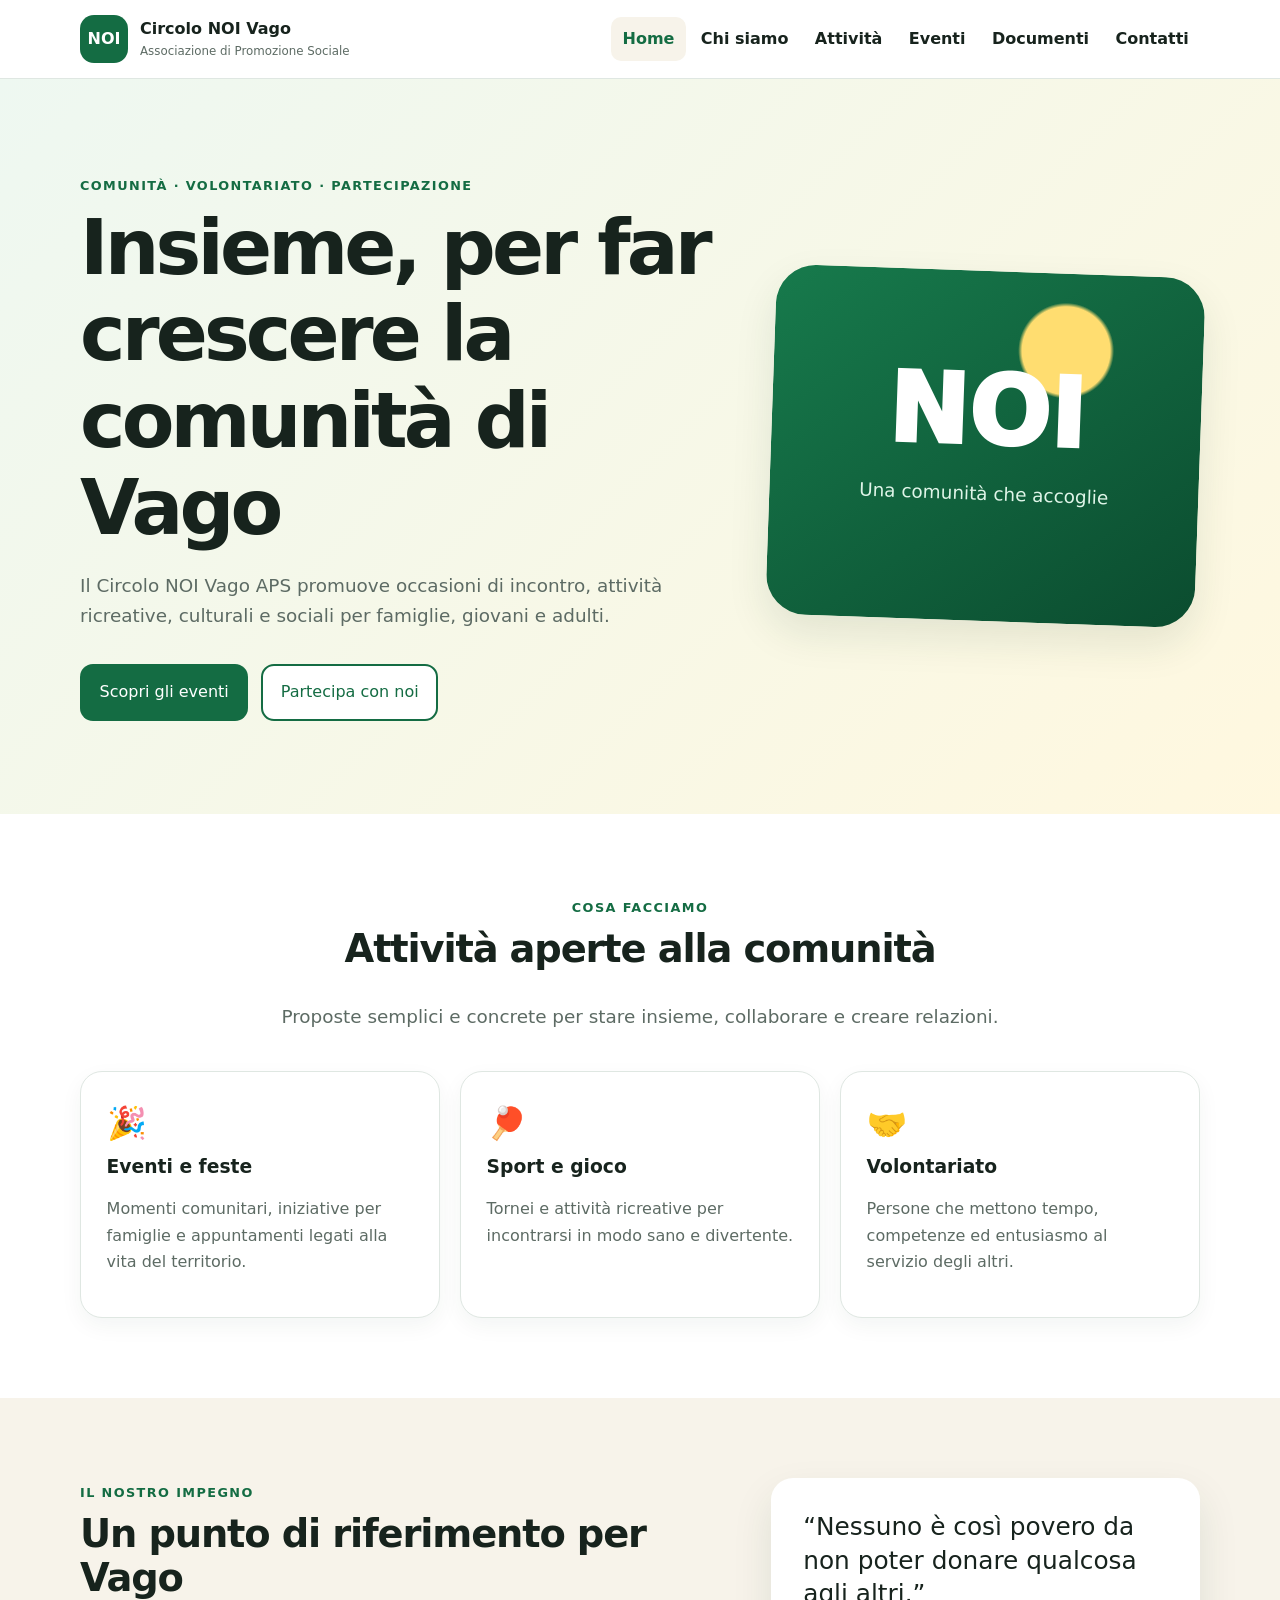
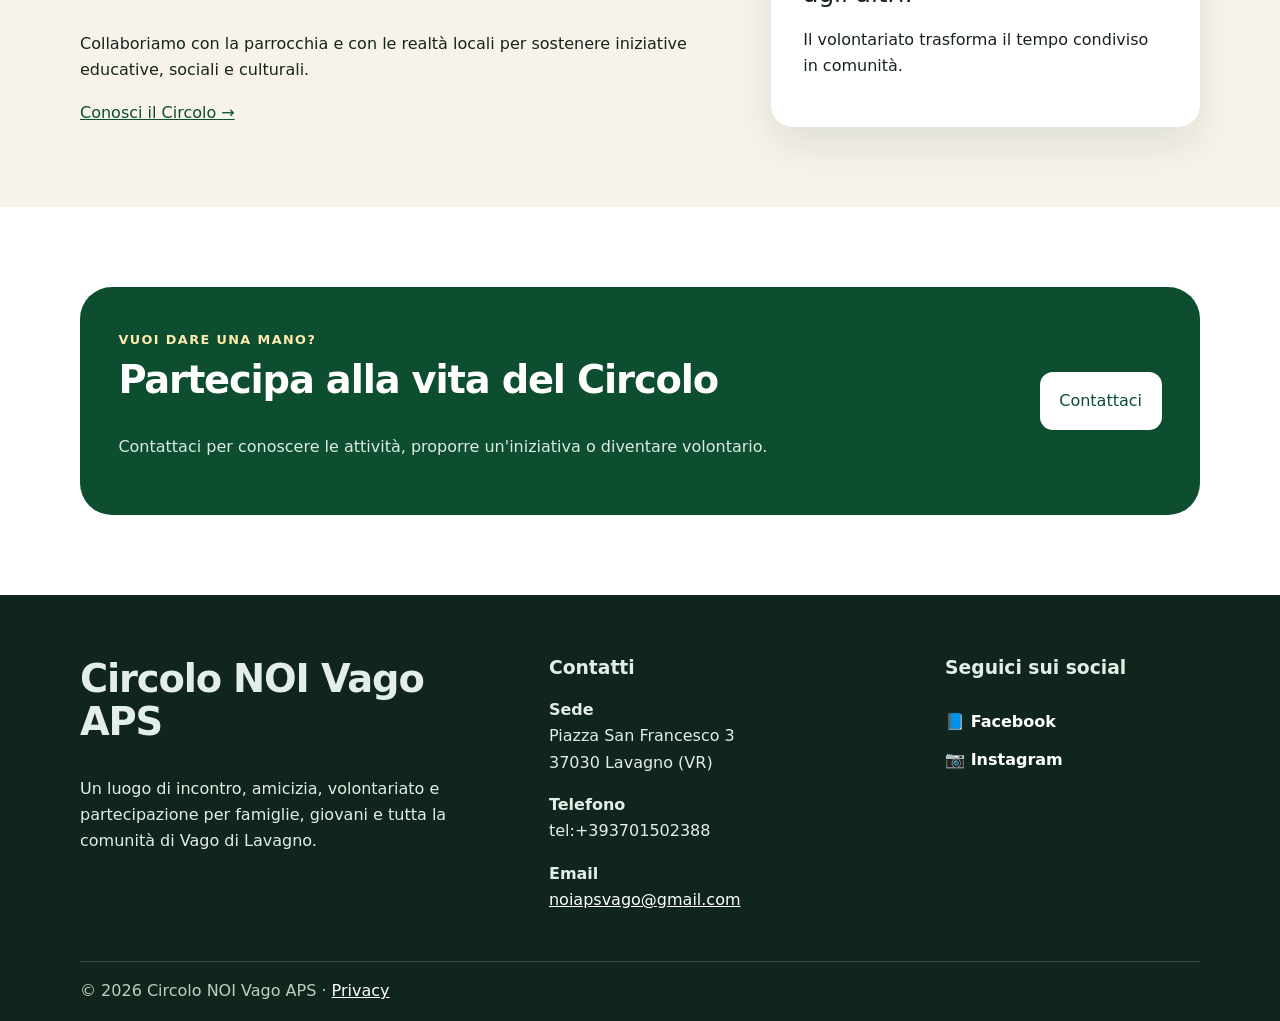
<file: index.html>
<!doctype html>
<html lang="it"><head><meta charset="utf-8"><meta name="viewport" content="width=device-width,initial-scale=1">
<title>Home | Circolo NOI Vago APS</title><meta name="description" content="Sito ufficiale del Circolo NOI Vago APS."><meta name="theme-color" content="#146c43">
<link rel="stylesheet" href="css/style.css"><script defer src="js/script.js"></script></head>
<body class="home"><a class="skip-link" href="#contenuto">Vai al contenuto</a>
<header class="site-header">
  <div class="container nav-wrap">
    <a class="brand" href="index.html" aria-label="Circolo NOI Vago APS - Home">
      <span class="brand-mark" aria-hidden="true">NOI</span>
      <span><strong>Circolo NOI Vago</strong><small>Associazione di Promozione Sociale</small></span>
    </a>
    <button class="nav-toggle" type="button" aria-expanded="false" aria-controls="main-nav" aria-label="Apri menu">☰</button>
    <nav id="main-nav" class="main-nav" aria-label="Navigazione principale">
      <a href="index.html">Home</a><a href="chi-siamo.html">Chi siamo</a><a href="attivita.html">Attività</a><a href="eventi.html">Eventi</a><a href="documenti.html">Documenti</a><a href="contatti.html">Contatti</a>
    </nav>
  </div>
</header>
<main id="contenuto">
<section class="hero"><div class="container hero-grid"><div><span class="eyebrow">Comunità · Volontariato · Partecipazione</span><h1>Insieme, per far crescere la comunità di Vago</h1><p>Il Circolo NOI Vago APS promuove occasioni di incontro, attività ricreative, culturali e sociali per famiglie, giovani e adulti.</p><div class="actions"><a class="btn primary" href="eventi.html">Scopri gli eventi</a><a class="btn secondary" href="contatti.html">Partecipa con noi</a></div></div><div class="hero-card" role="img" aria-label="Illustrazione astratta di una comunità riunita"><span>NOI</span><p>Una comunità che accoglie</p></div></div></section>
<section class="section"><div class="container"><div class="section-head"><span class="eyebrow">Cosa facciamo</span><h2>Attività aperte alla comunità</h2><p>Proposte semplici e concrete per stare insieme, collaborare e creare relazioni.</p></div><div class="cards"><article class="card"><div class="icon">🎉</div><h3>Eventi e feste</h3><p>Momenti comunitari, iniziative per famiglie e appuntamenti legati alla vita del territorio.</p></article><article class="card"><div class="icon">🏓</div><h3>Sport e gioco</h3><p>Tornei e attività ricreative per incontrarsi in modo sano e divertente.</p></article><article class="card"><div class="icon">🤝</div><h3>Volontariato</h3><p>Persone che mettono tempo, competenze ed entusiasmo al servizio degli altri.</p></article></div></div></section>
<section class="section soft"><div class="container split"><div><span class="eyebrow">Il nostro impegno</span><h2>Un punto di riferimento per Vago</h2><p>Collaboriamo con la parrocchia e con le realtà locali per sostenere iniziative educative, sociali e culturali.</p><a class="text-link" href="chi-siamo.html">Conosci il Circolo →</a></div><aside class="quote"><blockquote>“Nessuno è così povero da non poter donare qualcosa agli altri.”</blockquote><p>Il volontariato trasforma il tempo condiviso in comunità.</p></aside></div></section>
<section class="section"><div class="container cta"><div><span class="eyebrow light">Vuoi dare una mano?</span><h2>Partecipa alla vita del Circolo</h2><p>Contattaci per conoscere le attività, proporre un'iniziativa o diventare volontario.</p></div><a class="btn light-btn" href="contatti.html">Contattaci</a></div></section></main>
<footer class="site-footer">
    <div class="container footer-grid">
        <div>
            <h2>Circolo NOI Vago APS</h2>
            <p>
                Un luogo di incontro, amicizia, volontariato e
                partecipazione per famiglie, giovani e tutta la
                comunità di Vago di Lavagno.
            </p>
        </div>
        <div>
            <h3>Contatti</h3>
            <p>
                <strong>Sede</strong><br>
                Piazza San Francesco 3<br>
                37030 Lavagno (VR)
            </p>
            <p>
                <strong>Telefono</strong><br>
                tel:+393701502388
                </a>
            </p>
            <p>
                <strong>Email</strong><br>
                <a href="mailto:noiapsvago@gmail.com">
                    noiapsvago@gmail.com
                </a>
            </p>
        </div>
        <div class="social-footer">
            <h3>Seguici sui social</h3>
            <a href="https://www.facebook.com/CircoloNOIVago/?locale=it_IT"
               target="_blank"
               rel="noopener noreferrer"
               class="social-link">
                📘 Facebook
            </a>
            <a href="https://www.instagram.com/circolonoi_vago/"
               target="_blank"
               rel="noopener noreferrer"
               class="social-link">
                📷 Instagram
            </a>
        </div>
    </div>
   <div class="container footer-bottom">
        © <span id="year"></span> Circolo NOI Vago APS ·
        <a href="privacy.html">Privacy</a>
    </div>
</footer>
</body></html>
</file>
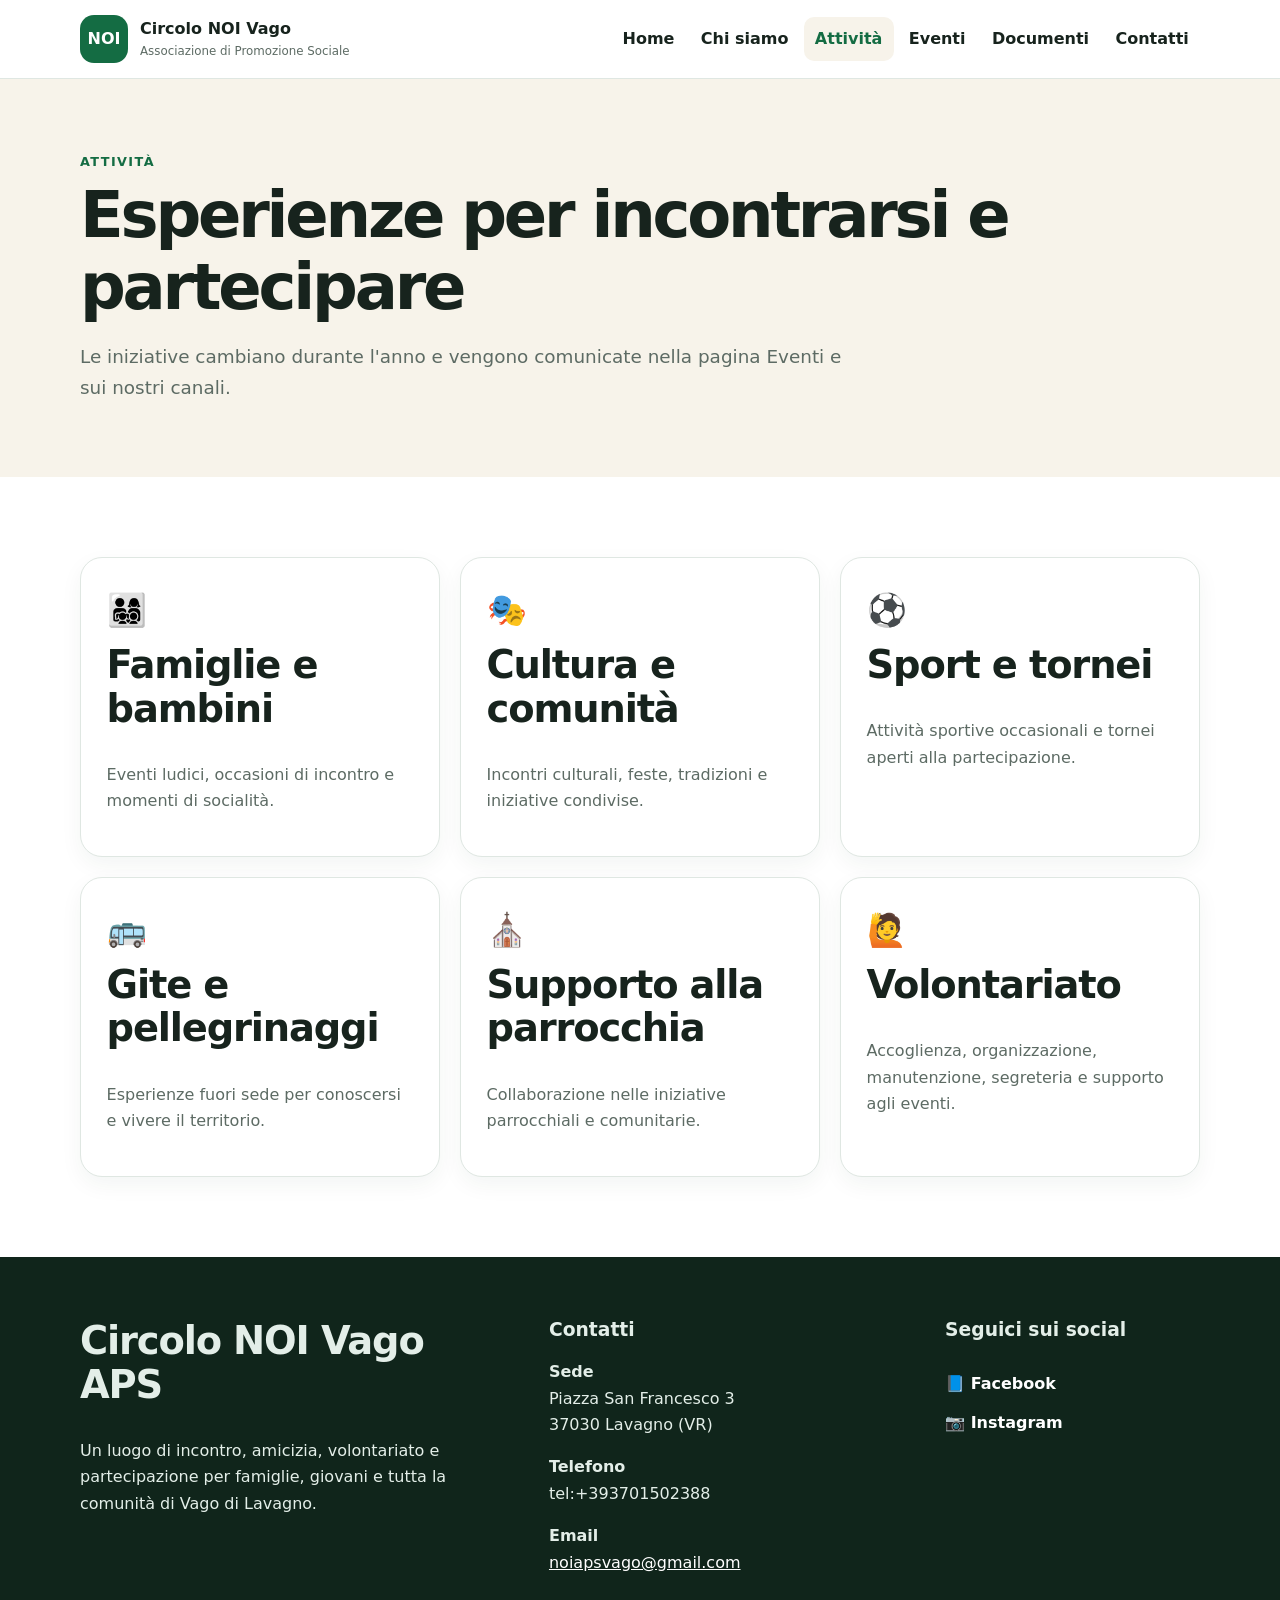
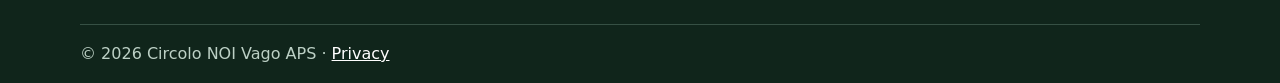
<file: attivita.html>
<title>Attività | Circolo NOI Vago APS</title><meta name="description" content="Attività sociali, culturali e ricreative del Circolo NOI Vago APS."><meta name="theme-color" content="#146c43">
<link rel="stylesheet" href="css/style.css"><script defer src="js/script.js"></script></head>
<body class=""><a class="skip-link" href="#contenuto">Vai al contenuto</a>
<header class="site-header">
  <div class="container nav-wrap">
    <a class="brand" href="index.html" aria-label="Circolo NOI Vago APS - Home">
      <span class="brand-mark" aria-hidden="true">NOI</span>
      <span><strong>Circolo NOI Vago</strong><small>Associazione di Promozione Sociale</small></span>
    </a>
    <button class="nav-toggle" type="button" aria-expanded="false" aria-controls="main-nav" aria-label="Apri menu">☰</button>
    <nav id="main-nav" class="main-nav" aria-label="Navigazione principale">
      <a href="index.html">Home</a><a href="chi-siamo.html">Chi siamo</a><a href="attivita.html">Attività</a><a href="eventi.html">Eventi</a><a href="documenti.html">Documenti</a><a href="contatti.html">Contatti</a>
    </nav>
  </div>
</header>
<main id="contenuto"><section class="page-hero"><div class="container"><span class="eyebrow">Attività</span><h1>Esperienze per incontrarsi e partecipare</h1><p>Le iniziative cambiano durante l'anno e vengono comunicate nella pagina Eventi e sui nostri canali.</p></div></section><section class="section"><div class="container cards activity-grid"><article class="card"><div class="icon">👨‍👩‍👧‍👦</div><h2>Famiglie e bambini</h2><p>Eventi ludici, occasioni di incontro e momenti di socialità.</p></article><article class="card"><div class="icon">🎭</div><h2>Cultura e comunità</h2><p>Incontri culturali, feste, tradizioni e iniziative condivise.</p></article><article class="card"><div class="icon">⚽</div><h2>Sport e tornei</h2><p>Attività sportive occasionali e tornei aperti alla partecipazione.</p></article><article class="card"><div class="icon">🚌</div><h2>Gite e pellegrinaggi</h2><p>Esperienze fuori sede per conoscersi e vivere il territorio.</p></article><article class="card"><div class="icon">⛪</div><h2>Supporto alla parrocchia</h2><p>Collaborazione nelle iniziative parrocchiali e comunitarie.</p></article><article class="card"><div class="icon">🙋</div><h2>Volontariato</h2><p>Accoglienza, organizzazione, manutenzione, segreteria e supporto agli eventi.</p></article></div></section></main>

<footer class="site-footer">
    <div class="container footer-grid">
        <div>
            <h2>Circolo NOI Vago APS</h2>
            <p> Un luogo di incontro, amicizia, volontariato e partecipazione per famiglie, giovani e tutta la comunità di Vago di Lavagno.
            </p>
        </div>
        <div>
            <h3>Contatti</h3>
            <p>
                <strong>Sede</strong><br>
                Piazza San Francesco 3<br>
                37030 Lavagno (VR)
            </p>
            <p>
                <strong>Telefono</strong><br>
                tel:+393701502388
                </a>
            </p>
            <p>
                <strong>Email</strong><br>
                <a href="mailto:noiapsvago@gmail.com">
                    noiapsvago@gmail.com
                </a>
            </p>
        </div>
        <div class="social-footer">
            <h3>Seguici sui social</h3>
            <a href="https://www.facebook.com/CircoloNOIVago/?locale=it_IT"
               target="_blank"
               rel="noopener noreferrer"
               class="social-link">
                📘 Facebook
            </a>
            <a href="https://www.instagram.com/circolonoi_vago/"
               target="_blank"
               rel="noopener noreferrer"
               class="social-link">
                📷 Instagram
            </a>
        </div>
    </div>
   <div class="container footer-bottom">
        © <span id="year"></span> Circolo NOI Vago APS ·
        <a href="privacy.html">Privacy</a>
    </div>
</footer></body></html>
</file>
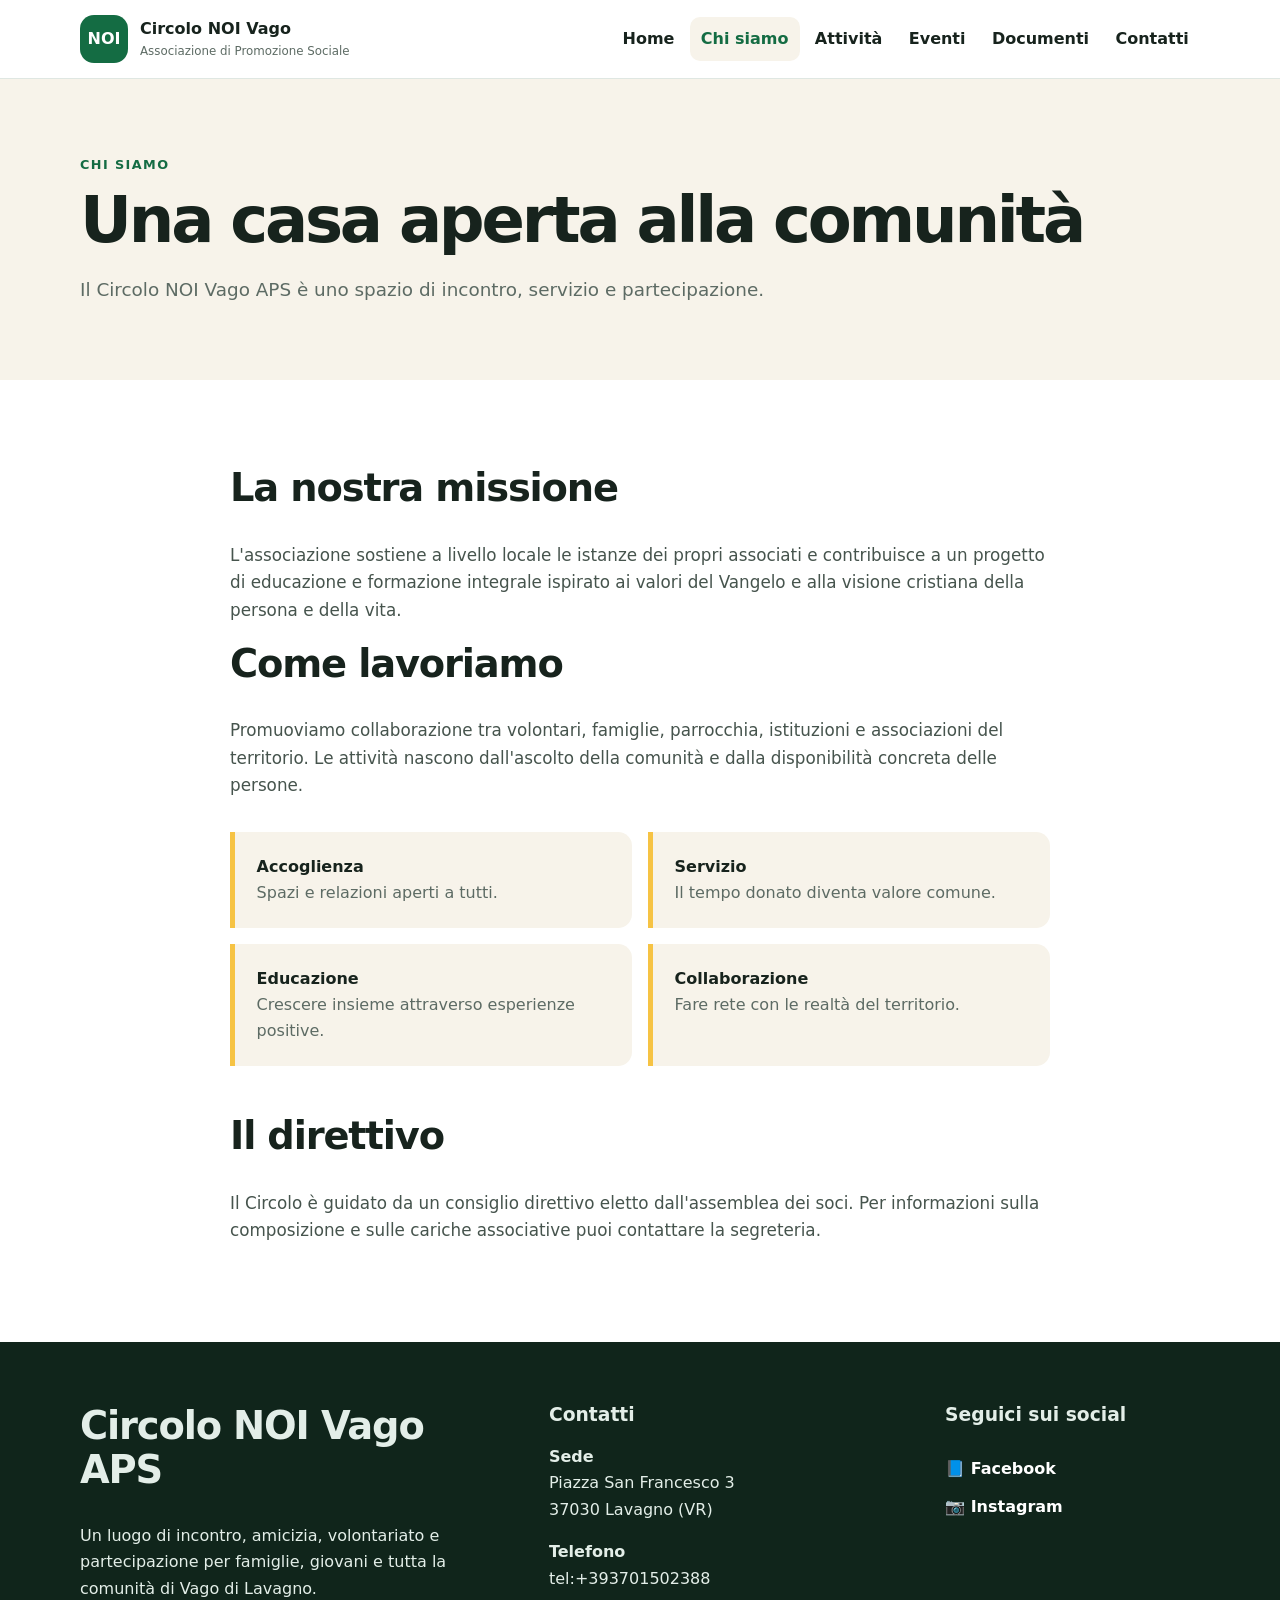
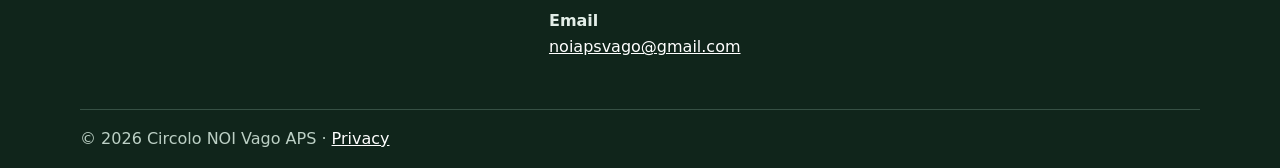
<file: chi-siamo.html>
<!doctype html>
<html lang="it"><head><meta charset="utf-8"><meta name="viewport" content="width=device-width,initial-scale=1">
<title>Chi siamo | Circolo NOI Vago APS</title><meta name="description" content="Missione e valori del Circolo NOI Vago APS."><meta name="theme-color" content="#146c43">
<link rel="stylesheet" href="css/style.css"><script defer src="js/script.js"></script></head>
<body class=""><a class="skip-link" href="#contenuto">Vai al contenuto</a>
<header class="site-header">
  <div class="container nav-wrap">
    <a class="brand" href="index.html" aria-label="Circolo NOI Vago APS - Home">
      <span class="brand-mark" aria-hidden="true">NOI</span>
      <span><strong>Circolo NOI Vago</strong><small>Associazione di Promozione Sociale</small></span>
    </a>
    <button class="nav-toggle" type="button" aria-expanded="false" aria-controls="main-nav" aria-label="Apri menu">☰</button>
    <nav id="main-nav" class="main-nav" aria-label="Navigazione principale">
      <a href="index.html">Home</a><a href="chi-siamo.html">Chi siamo</a><a href="attivita.html">Attività</a><a href="eventi.html">Eventi</a><a href="documenti.html">Documenti</a><a href="contatti.html">Contatti</a>
    </nav>
  </div>
</header>
<main id="contenuto"><section class="page-hero"><div class="container"><span class="eyebrow">Chi siamo</span><h1>Una casa aperta alla comunità</h1><p>Il Circolo NOI Vago APS è uno spazio di incontro, servizio e partecipazione.</p></div></section><section class="section"><div class="container prose"><h2>La nostra missione</h2><p>L'associazione sostiene a livello locale le istanze dei propri associati e contribuisce a un progetto di educazione e formazione integrale ispirato ai valori del Vangelo e alla visione cristiana della persona e della vita.</p><h2>Come lavoriamo</h2><p>Promuoviamo collaborazione tra volontari, famiglie, parrocchia, istituzioni e associazioni del territorio. Le attività nascono dall'ascolto della comunità e dalla disponibilità concreta delle persone.</p><div class="values"><div><strong>Accoglienza</strong><span>Spazi e relazioni aperti a tutti.</span></div><div><strong>Servizio</strong><span>Il tempo donato diventa valore comune.</span></div><div><strong>Educazione</strong><span>Crescere insieme attraverso esperienze positive.</span></div><div><strong>Collaborazione</strong><span>Fare rete con le realtà del territorio.</span></div></div><h2>Il direttivo</h2><p>Il Circolo è guidato da un consiglio direttivo eletto dall'assemblea dei soci. Per informazioni sulla composizione e sulle cariche associative puoi contattare la segreteria.</p></div></section></main>

  <footer class="site-footer">
    <div class="container footer-grid">
        <div>
            <h2>Circolo NOI Vago APS</h2>
            <p> Un luogo di incontro, amicizia, volontariato e partecipazione per famiglie, giovani e tutta la comunità di Vago di Lavagno.
            </p>
        </div>
        <div>
            <h3>Contatti</h3>
            <p>
                <strong>Sede</strong><br>
                Piazza San Francesco 3<br>
                37030 Lavagno (VR)
            </p>
            <p>
                <strong>Telefono</strong><br>
                tel:+393701502388
                </a>
            </p>
            <p>
                <strong>Email</strong><br>
                <a href="mailto:noiapsvago@gmail.com">
                    noiapsvago@gmail.com
                </a>
            </p>
        </div>
        <div class="social-footer">
            <h3>Seguici sui social</h3>
            <a href="https://www.facebook.com/CircoloNOIVago/?locale=it_IT"
               target="_blank"
               rel="noopener noreferrer"
               class="social-link">
                📘 Facebook
            </a>
            <a href="https://www.instagram.com/circolonoi_vago/"
               target="_blank"
               rel="noopener noreferrer"
               class="social-link">
                📷 Instagram
            </a>
        </div>
    </div>
   <div class="container footer-bottom">
        © <span id="year"></span> Circolo NOI Vago APS ·
        <a href="privacy.html">Privacy</a>
    </div>
</footer>
</body></html>
</file>
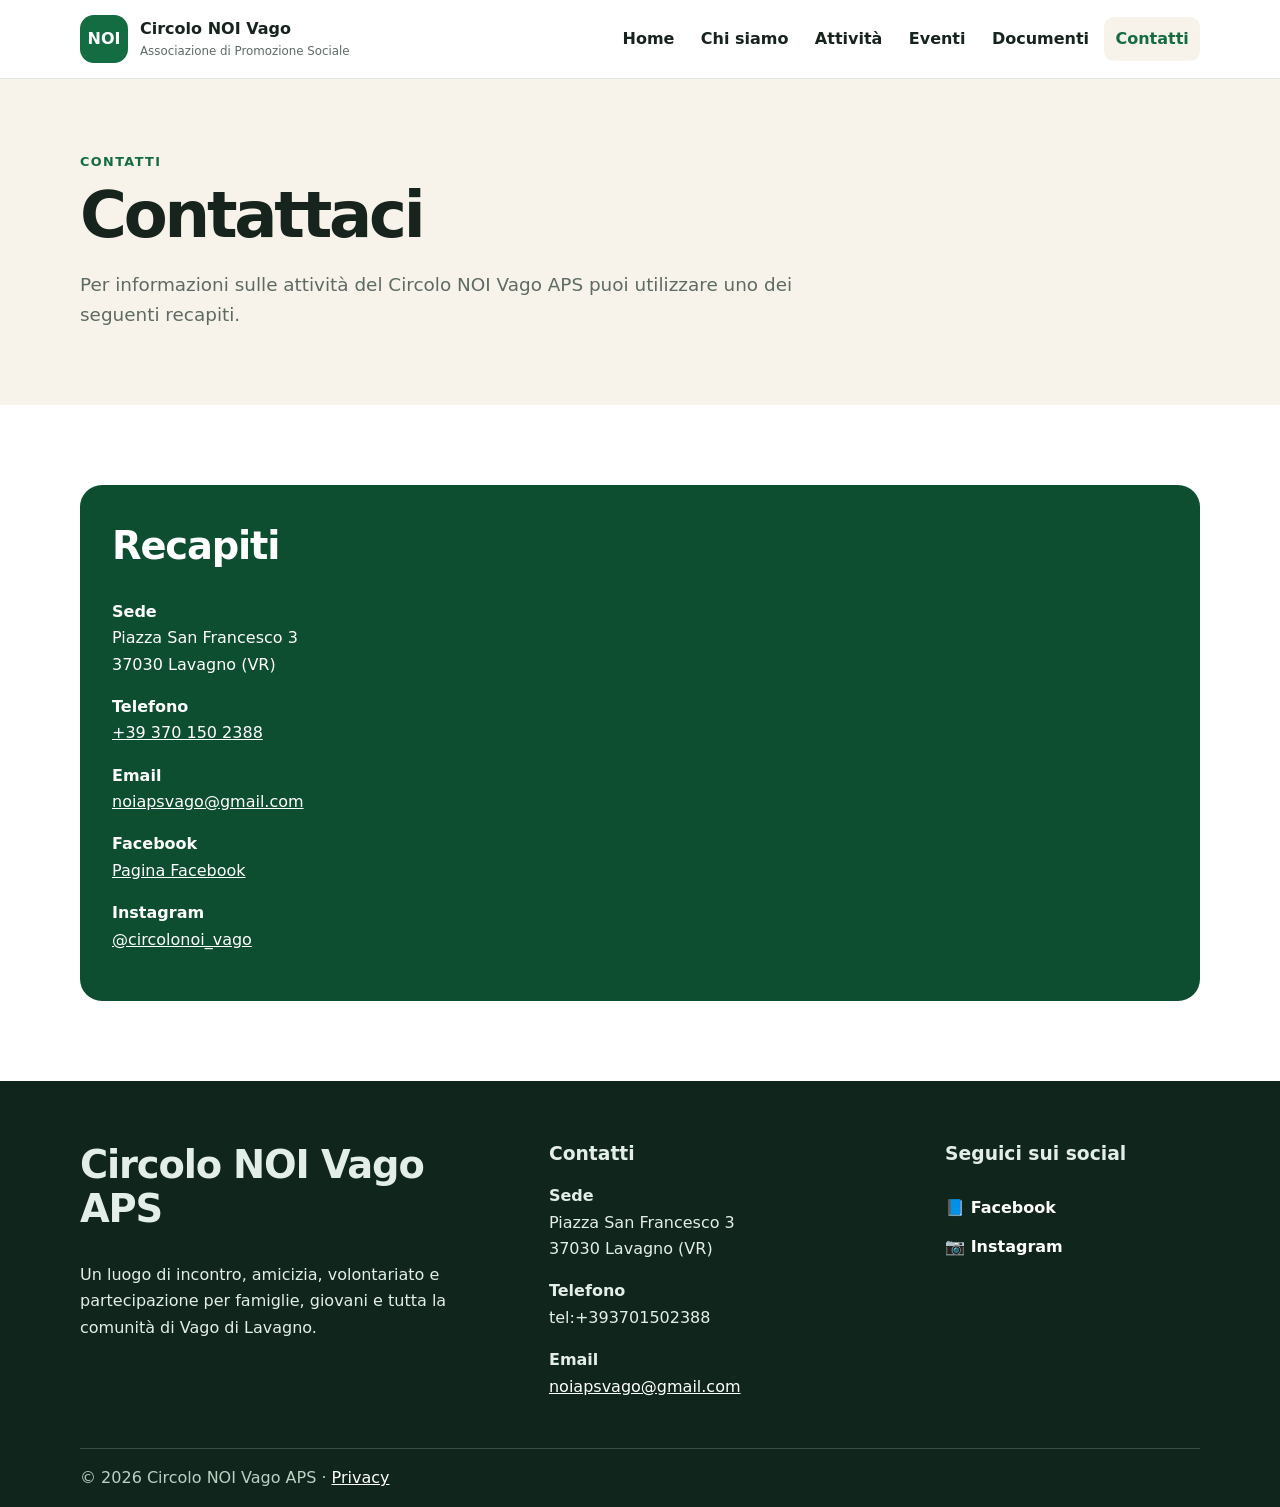
<file: contatti.html>
<title>Contatti | Circolo NOI Vago APS</title><meta name="description" content="Contatti del Circolo NOI Vago APS."><meta name="theme-color" content="#146c43">
<link rel="stylesheet" href="css/style.css"><script defer src="js/script.js"></script></head>
<body class=""><a class="skip-link" href="#contenuto">Vai al contenuto</a>
<header class="site-header">
  <div class="container nav-wrap">
    <a class="brand" href="index.html" aria-label="Circolo NOI Vago APS - Home">
      <span class="brand-mark" aria-hidden="true">NOI</span>
      <span><strong>Circolo NOI Vago</strong><small>Associazione di Promozione Sociale</small></span>
    </a>
    <button class="nav-toggle" type="button" aria-expanded="false" aria-controls="main-nav" aria-label="Apri menu">☰</button>
    <nav id="main-nav" class="main-nav" aria-label="Navigazione principale">
      <a href="index.html">Home</a><a href="chi-siamo.html">Chi siamo</a><a href="attivita.html">Attività</a><a href="eventi.html">Eventi</a><a href="documenti.html">Documenti</a><a href="contatti.html">Contatti</a>
    </nav>
  </div>
</header>
<main id="contenuto">
    <section class="page-hero">
        <div class="container">
            <span class="eyebrow">Contatti</span>
            <h1>Contattaci</h1>
            <p>Per informazioni sulle attività del Circolo NOI Vago APS puoi utilizzare uno dei seguenti recapiti.</p>
        </div>
    </section>
    <section class="section">
        <div class="container">
            <div class="contact-panel">
                <h2>Recapiti</h2>
                <p>
                    <strong>Sede</strong><br>
                    Piazza San Francesco 3<br>
                    37030 Lavagno (VR)
                </p>
                <p>
                    <strong>Telefono</strong><br>
                    <a href="tel:+393701502388">
                        +39 370 150 2388
                    </a>
                </p>
               <p>
                    <strong>Email</strong><br>
                    <a href="mailto:noiapsvago@gmail.com">
                        noiapsvago@gmail.com
                    </a>
                </p>
                <p>
                    <strong>Facebook</strong><br>
                    <a href="https://www.facebook.com/CircoloNOIVago/?locale=it_IT"
                       target="_blank"
                       rel="noopener noreferrer">
                        Pagina Facebook
                    </a>
                </p>

                <p>
                    <strong>Instagram</strong><br>
                    <a href="https://www.instagram.com/circolonoi_vago/"
                       target="_blank"
                       rel="noopener noreferrer">
                        @circolonoi_vago
                    </a>
                </p>

            </div>

        </div>

    </section>
</main>
 <footer class="site-footer">
    <div class="container footer-grid">
        <div>
            <h2>Circolo NOI Vago APS</h2>
            <p> Un luogo di incontro, amicizia, volontariato e partecipazione per famiglie, giovani e tutta la comunità di Vago di Lavagno.</p>
        </div>
        <div>
            <h3>Contatti</h3>
            <p>
                <strong>Sede</strong><br>
                Piazza San Francesco 3<br>
                37030 Lavagno (VR)
            </p>
            <p>
                <strong>Telefono</strong><br>
                tel:+393701502388
                </a>
            </p>
            <p>
                <strong>Email</strong><br>
                <a href="mailto:noiapsvago@gmail.com">
                    noiapsvago@gmail.com
                </a>
            </p>
        </div>
        <div class="social-footer">
            <h3>Seguici sui social</h3>
            <a href="https://www.facebook.com/CircoloNOIVago/?locale=it_IT"
               target="_blank"
               rel="noopener noreferrer"
               class="social-link">
                📘 Facebook
            </a>
            <a href="https://www.instagram.com/circolonoi_vago/"
               target="_blank"
               rel="noopener noreferrer"
               class="social-link">
                📷 Instagram
            </a>
        </div>
    </div>
   <div class="container footer-bottom">
        © <span id="year"></span> Circolo NOI Vago APS ·
        <a href="privacy.html">Privacy</a>
    </div>
</footer></body></html>
</file>
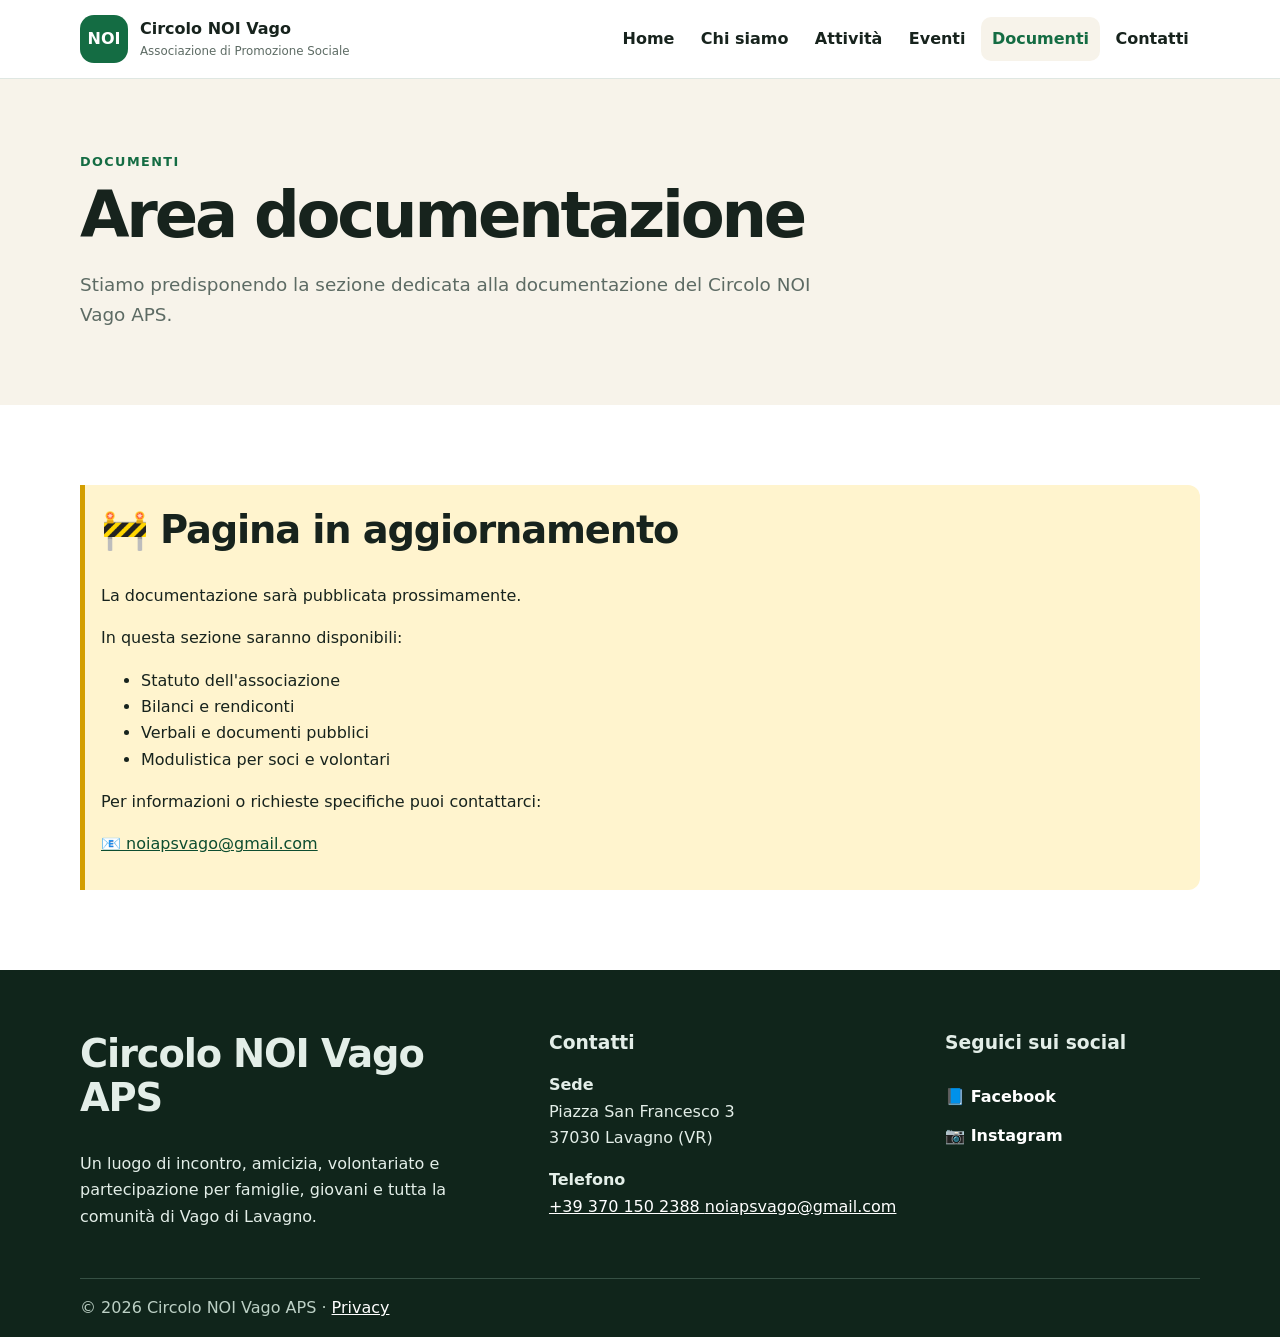
<file: documenti.html>
<head>
    <meta charset="utf-8">
    <meta name="viewport" content="width=device-width,initial-scale=1">

    <title>Documenti | Circolo NOI Vago APS</title>

    <meta name="description" content="Documentazione del Circolo NOI Vago APS.">
    <meta name="theme-color" content="#146c43">

    <link rel="stylesheet" href="css/style.css">
    <script defer src="js/script.js"></script>
</head>

<body>

    <a class="skip-link" href="#contenuto">
        Vai al contenuto
    </a>

    <header class="site-header">

        <div class="container nav-wrap">

            <a class="brand" href="index.html" aria-label="Circolo NOI Vago APS - Home">

                <span class="brand-mark" aria-hidden="true">
                    NOI
                </span>

                <span>
                    <strong>Circolo NOI Vago</strong>
                    <small>Associazione di Promozione Sociale</small>
                </span>

            </a>

            <button class="nav-toggle"
                    type="button"
                    aria-expanded="false"
                    aria-controls="main-nav"
                    aria-label="Apri menu">
                ☰
            </button>

            <nav id="main-nav"
                 class="main-nav"
                 aria-label="Navigazione principale">

                <a href="index.html">Home</a>
                <a href="chi-siamo.html">Chi siamo</a>
                <a href="attivita.html">Attività</a>
                <a href="eventi.html">Eventi</a>
                <a href="documenti.html" class="active">Documenti</a>
                <a href="contatti.html">Contatti</a>

            </nav>

        </div>

    </header>

    <main id="contenuto">

        <section class="page-hero">

            <div class="container">

                <span class="eyebrow">Documenti</span>

                <h1>Area documentazione</h1>

                <p>
                    Stiamo predisponendo la sezione dedicata alla
                    documentazione del Circolo NOI Vago APS.
                </p>

            </div>

        </section>

        <section class="section">

            <div class="container">

                <div class="notice">

                    <h2>🚧 Pagina in aggiornamento</h2>

                    <p>
                        La documentazione sarà pubblicata prossimamente.
                    </p>

                    <p>
                        In questa sezione saranno disponibili:
                    </p>

                    <ul>
                        <li>Statuto dell'associazione</li>
                        <li>Bilanci e rendiconti</li>
                        <li>Verbali e documenti pubblici</li>
                        <li>Modulistica per soci e volontari</li>
                    </ul>

                    <p>
                        Per informazioni o richieste specifiche puoi contattarci:
                    </p>

                    <p>
                        <a href="mailto:noiapsvago@gmail.com">
                            📧 noiapsvago@gmail.com
                        </a>
                    </p>

                </div>

            </div>

        </section>

    </main>

    <footer class="site-footer">

        <div class="container footer-grid">

            <div>

                <h2>Circolo NOI Vago APS</h2>

                <p>
                    Un luogo di incontro, amicizia, volontariato e
                    partecipazione per famiglie, giovani e tutta la
                    comunità di Vago di Lavagno.
                </p>

            </div>

            <div>

                <h3>Contatti</h3>

                <p>
                    <strong>Sede</strong><br>
                    Piazza San Francesco 3<br>
                    37030 Lavagno (VR)
                </p>

                <p>
                    <strong>Telefono</strong><br>
                    <a href="tel:+393701502388">
                        +39 370 150 2388
                    </a>
               <a href="mailto:noiapsvago@gmail.com">
                        noiapsvago@gmail.com
                    </a>
                </p>

            </div>

            <div class="social-footer">

                <h3>Seguici sui social</h3>

                <a href="https://www.facebook.com/CircoloNOIVago/?locale=it_IT"
                   target="_blank"
                   rel="noopener noreferrer"
                   class="social-link">
                    📘 Facebook
                </a>

                <a href="https://www.instagram.com/circolonoi_vago/"
                   target="_blank"
                   rel="noopener noreferrer"
                   class="social-link">
                    📷 Instagram
                </a>

            </div>

        </div>

        <div class="container footer-bottom">
            © <span id="year"></span> Circolo NOI Vago APS ·
            <a href="privacy.html">Privacy</a>
        </div>

    </footer>

</body>
</html>
</file>
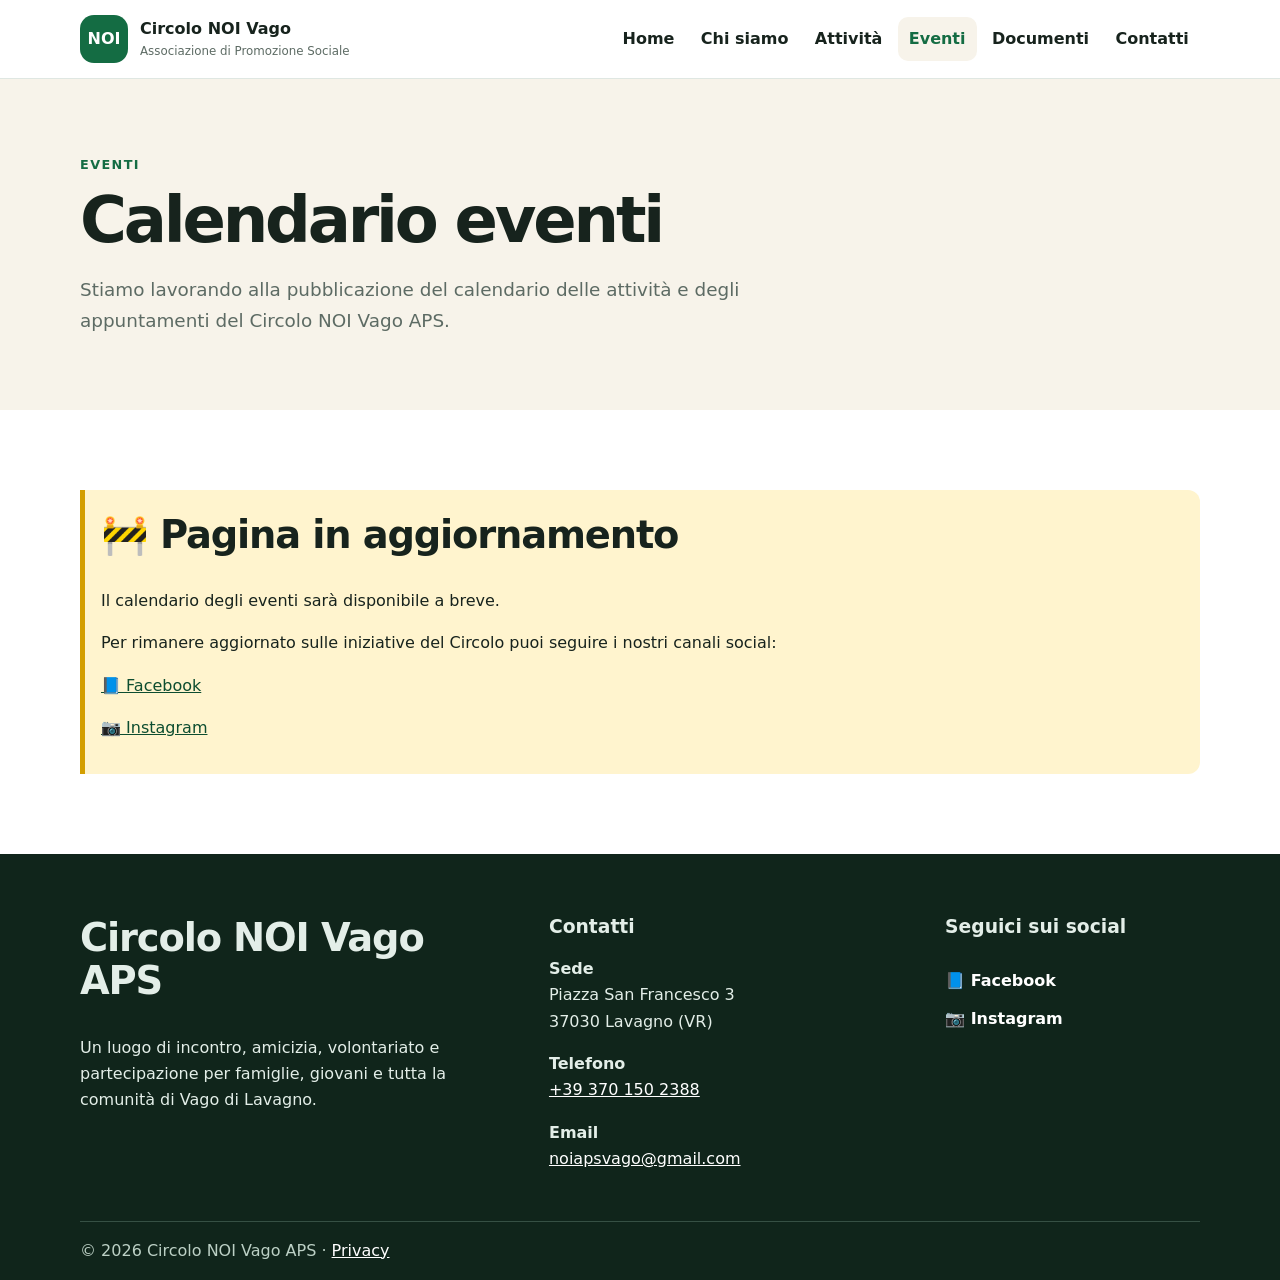
<file: eventi.html>
<!doctype html>
<html lang="it">

<head>
    <meta charset="utf-8">
    <meta name="viewport" content="width=device-width,initial-scale=1">

    <title>Eventi | Circolo NOI Vago APS</title>

    <meta name="description" content="Calendario eventi del Circolo NOI Vago APS.">
    <meta name="theme-color" content="#146c43">

    <link rel="stylesheet" href="css/style.css">
    <script defer src="js/script.js"></script>
</head>

<body>

    <a class="skip-link" href="#contenuto">
        Vai al contenuto
    </a>

    <header class="site-header">

        <div class="container nav-wrap">

            <a class="brand" href="index.html" aria-label="Circolo NOI Vago APS - Home">

                <span class="brand-mark" aria-hidden="true">
                    NOI
                </span>

                <span>
                    <strong>Circolo NOI Vago</strong>
                    <small>Associazione di Promozione Sociale</small>
                </span>

            </a>

            <button class="nav-toggle"
                    type="button"
                    aria-expanded="false"
                    aria-controls="main-nav"
                    aria-label="Apri menu">
                ☰
            </button>

            <nav id="main-nav"
                 class="main-nav"
                 aria-label="Navigazione principale">

                <a href="index.html">Home</a>
                <a href="chi-siamo.html">Chi siamo</a>
                <a href="attivita.html">Attività</a>
                <a href="eventi.html" class="active">Eventi</a>
                <a href="documenti.html">Documenti</a>
                <a href="contatti.html">Contatti</a>

            </nav>

        </div>

    </header>

    <main id="contenuto">

        <section class="page-hero">

            <div class="container">

                <span class="eyebrow">Eventi</span>

                <h1>Calendario eventi</h1>

                <p>
                    Stiamo lavorando alla pubblicazione del calendario delle
                    attività e degli appuntamenti del Circolo NOI Vago APS.
                </p>

            </div>

        </section>

        <section class="section">

            <div class="container">

                <div class="notice">

                    <h2>🚧 Pagina in aggiornamento</h2>

                    <p>
                        Il calendario degli eventi sarà disponibile a breve.
                    </p>

                    <p>
                        Per rimanere aggiornato sulle iniziative del Circolo
                        puoi seguire i nostri canali social:
                    </p>

                    <p>
                        <a href="https://www.facebook.com/CircoloNOIVago/?locale=it_IT"
                           target="_blank"
                           rel="noopener noreferrer">
                            📘 Facebook
                        </a>
                    </p>

                    <p>
                        <a href="https://www.instagram.com/circolonoi_vago/"
                           target="_blank"
                           rel="noopener noreferrer">
                            📷 Instagram
                        </a>
                    </p>

                </div>

            </div>

        </section>

    </main>

    <footer class="site-footer">

        <div class="container footer-grid">

            <div>

                <h2>Circolo NOI Vago APS</h2>

                <p>
                    Un luogo di incontro, amicizia, volontariato e
                    partecipazione per famiglie, giovani e tutta la
                    comunità di Vago di Lavagno.
                </p>

            </div>

            <div>

                <h3>Contatti</h3>

                <p>
                    <strong>Sede</strong><br>
                    Piazza San Francesco 3<br>
                    37030 Lavagno (VR)
                </p>

                <p>
                    <strong>Telefono</strong><br>
                    <a href="tel:+393701502388">
                        +39 370 150 2388
                    </a>
                </p>

                <p>
                    <strong>Email</strong><br>
                    <a href="mailto:noiapsvago@gmail.com">
                        noiapsvago@gmail.com
                    </a>
                </p>

            </div>

            <div class="social-footer">

                <h3>Seguici sui social</h3>

                <a href                 rel="noopener noreferrer"
                   class="social-link">
                    📘 Facebook
                </a>

                <a href="https://www.instagram.com/circolonoi_vago/"
                   target="_blank"
                   rel="noopener noreferrer"
                   class="social-link">
                    📷 Instagram
                </a>

            </div>

        </div>

        <div class="container footer-bottom">
            © <span id="year"></span> Circolo NOI Vago APS ·
            <a href="privacy.html">Privacy</a>
        </div>

    </footer>

</body>
</html>
</file>
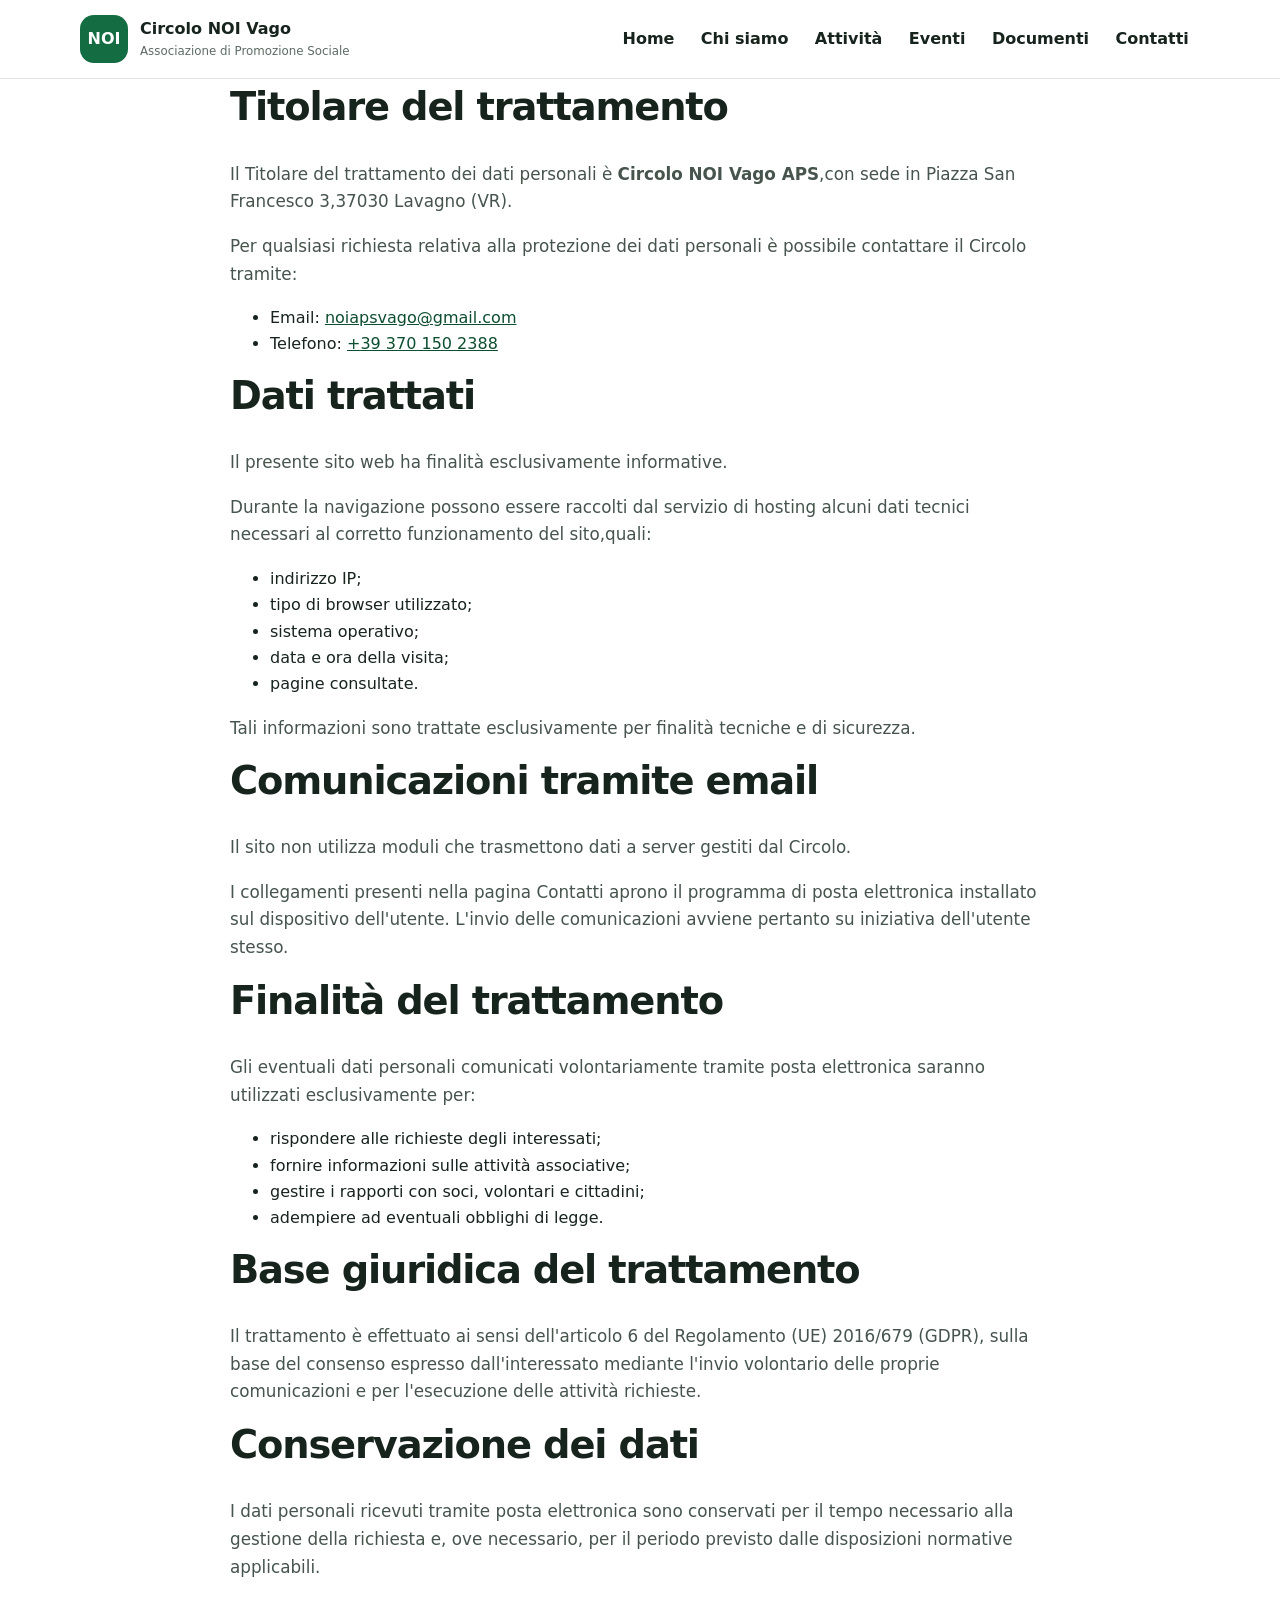
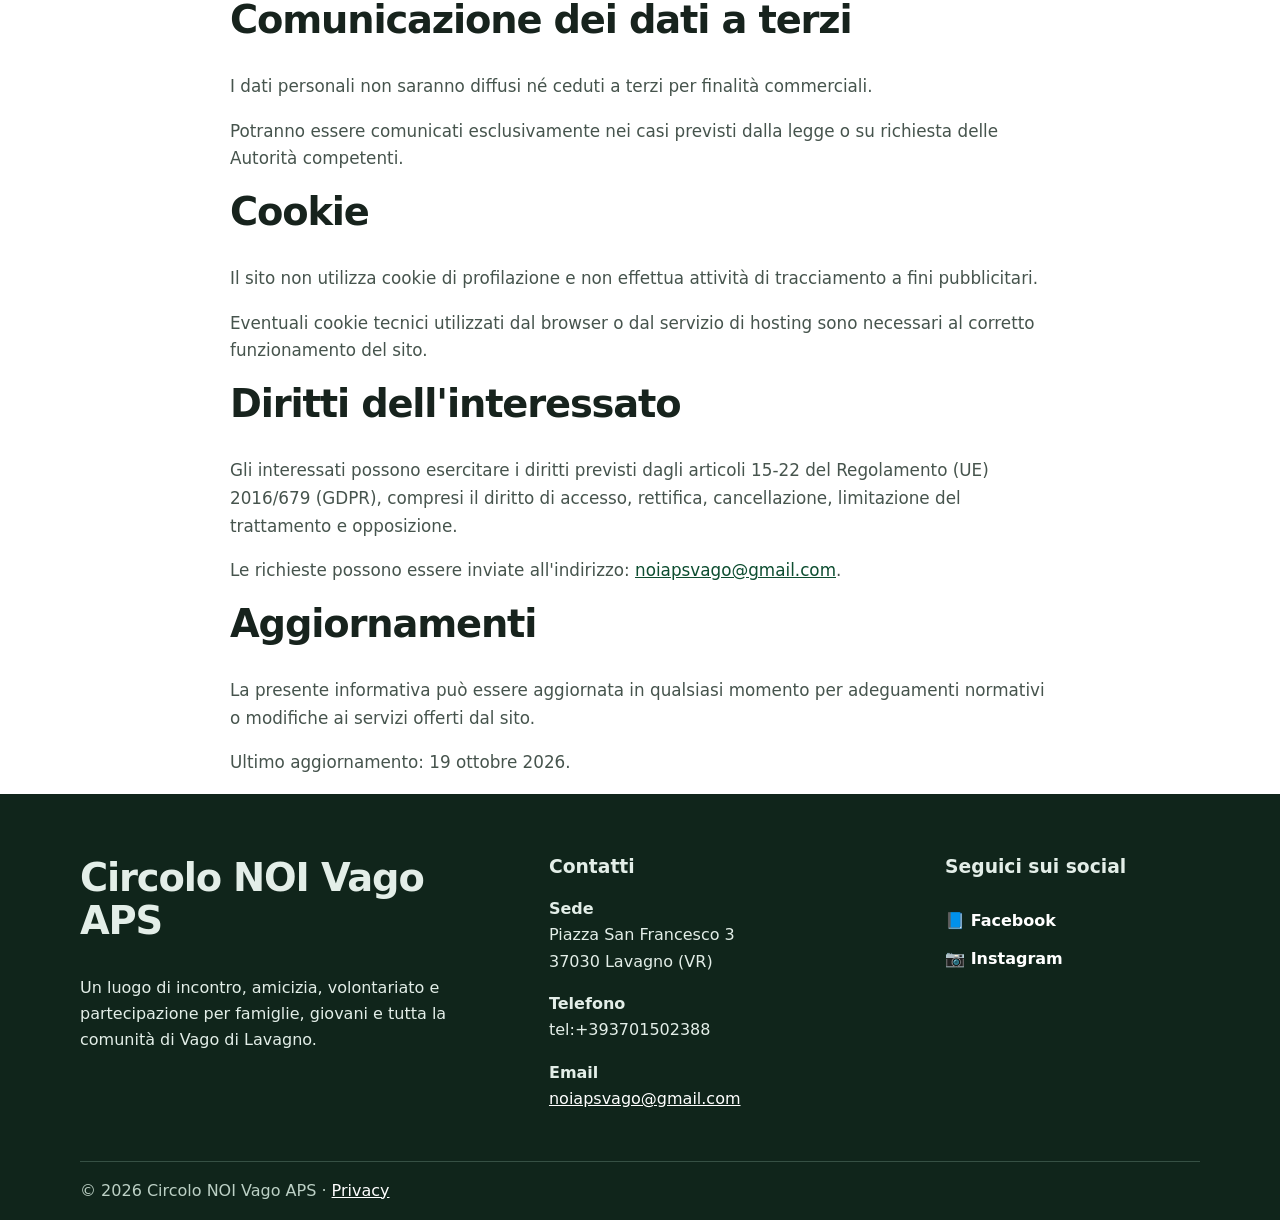
<file: privacy.html>
<title>Privacy | Circolo NOI Vago APS</title><meta name="description" content="Informativa privacy del sito del Circolo NOI Vago APS."><meta name="theme-color" content="#146c43">
<link rel="stylesheet" href="css/style.css"><script defer src="js/script.js"></script></head>
<body class=""><a class="skip-link" href="#contenuto">Vai al contenuto</a>
<header class="site-header">
  <div class="container nav-wrap">
    <a class="brand" href="index.html" aria-label="Circolo NOI Vago APS - Home">
      <span class="brand-mark" aria-hidden="true">NOI</span>
      <span><strong>Circolo NOI Vago</strong><small>Associazione di Promozione Sociale</small></span>
    </a>
    <button class="nav-toggle" type="button" aria-expanded="false" aria-controls="main-nav" aria-label="Apri menu">☰</button>
    <nav id="main-nav" class="main-nav" aria-label="Navigazione principale">
      <a href="index.html">Home</a><a href="chi-siamo.html">Chi siamo</a><a href="attivita.html">Attività</a><a href="eventi.html">Eventi</a><a href="documenti.html">Documenti</a><a href="contatti.html">Contatti</a>
    </nav>
  </div>
</header>

<div class="container prose">
    <h2>Titolare del trattamento</h2>
    <p> Il Titolare del trattamento dei dati personali è <strong>Circolo NOI Vago APS</strong>,con sede in Piazza San Francesco 3,37030 Lavagno (VR).</p>

    <p>Per qualsiasi richiesta relativa alla protezione dei dati personali è possibile contattare il Circolo tramite: </p>
    <ul>
        <li>Email: <a href="mailto:noiapsvago@gmail.com">noiapsvago@gmail.com</a></li>
        <li>Telefono: <a href="tel:+393701502388">+39 370 150 2388</a></li>
    </ul>
    <h2>Dati trattati</h2>
    <p> Il presente sito web ha finalità esclusivamente informative.</p>
    <p> Durante la navigazione possono essere raccolti dal servizio di hosting alcuni dati tecnici necessari al corretto funzionamento del sito,quali:</p>
    <ul>
        <li>indirizzo IP;</li>
        <li>tipo di browser utilizzato;</li>
        <li>sistema operativo;</li>
        <li>data e ora della visita;</li>
        <li>pagine consultate.</li>
    </ul>
    <p> Tali informazioni sono trattate esclusivamente per finalità tecniche e di sicurezza.</p>

    <h2>Comunicazioni tramite email</h2>

    <p> Il sito non utilizza moduli che trasmettono dati a server gestiti dal Circolo.</p>

    <p> I collegamenti presenti nella pagina Contatti aprono il programma di posta elettronica installato sul dispositivo dell'utente. L'invio delle comunicazioni avviene pertanto su iniziativa dell'utente stesso.</p>

    <h2>Finalità del trattamento</h2>
    <p> Gli eventuali dati personali comunicati volontariamente tramite posta elettronica saranno utilizzati esclusivamente per:
    </p>
    <ul>
        <li>rispondere alle richieste degli interessati;</li>
        <li>fornire informazioni sulle attività associative;</li>
        <li>gestire i rapporti con soci, volontari e cittadini;</li>
        <li>adempiere ad eventuali obblighi di legge.</li>
    </ul>
    <h2>Base giuridica del trattamento</h2>
    <p> Il trattamento è effettuato ai sensi dell'articolo 6 del Regolamento (UE) 2016/679 (GDPR), sulla base del consenso espresso dall'interessato mediante l'invio volontario delle proprie comunicazioni e per l'esecuzione delle attività richieste.</p>

    <h2>Conservazione dei dati</h2>
    <p> I dati personali ricevuti tramite posta elettronica sono conservati per il tempo necessario alla gestione della richiesta e, ove necessario, per il periodo previsto dalle disposizioni normative applicabili. </p>

    <h2>Comunicazione dei dati a terzi</h2>

    <p> I dati personali non saranno diffusi né ceduti a terzi per finalità commerciali. </p>
    <p> Potranno essere comunicati esclusivamente nei casi previsti dalla legge o su richiesta delle Autorità competenti.</p>
    <h2>Cookie</h2>
    <p> Il sito non utilizza cookie di profilazione e non effettua attività di tracciamento a fini pubblicitari.</p>
    <p> Eventuali cookie tecnici utilizzati dal browser o dal servizio di hosting sono necessari al corretto funzionamento del sito. </p>
    <h2>Diritti dell'interessato</h2>
    <p> Gli interessati possono esercitare i diritti previsti dagli articoli 15-22 del Regolamento (UE) 2016/679 (GDPR), compresi il diritto di accesso, rettifica, cancellazione, limitazione del trattamento e opposizione. </p>
    <p> Le richieste possono essere inviate all'indirizzo:
        <a href="mailto:noiapsvago@gmail.com">noiapsvago@gmail.com</a>.
    </p>
    <h2>Aggiornamenti</h2>
    <p> La presente informativa può essere aggiornata in qualsiasi momento per adeguamenti normativi o modifiche ai servizi offerti dal sito.</p>
    <p> Ultimo aggiornamento: 19 ottobre 2026. </p>
</div>
    </div>
</section>

<footer class="site-footer">
    <div class="container footer-grid">
        <div>
            <h2>Circolo NOI Vago APS</h2>
            <p>
                Un luogo di incontro, amicizia, volontariato e
                partecipazione per famiglie, giovani e tutta la
                comunità di Vago di Lavagno.
            </p>
        </div>
        <div>
            <h3>Contatti</h3>
            <p>
                <strong>Sede</strong><br>
                Piazza San Francesco 3<br>
                37030 Lavagno (VR)
            </p>
            <p>
                <strong>Telefono</strong><br>
                tel:+393701502388
                </a>
            </p>
            <p>
                <strong>Email</strong><br>
                <a href="mailto:noiapsvago@gmail.com">
                    noiapsvago@gmail.com
                </a>
            </p>
        </div>
        <div class="social-footer">
            <h3>Seguici sui social</h3>
            <a href="https://www.facebook.com/CircoloNOIVago/?locale=it_IT"
               target="_blank"
               rel="noopener noreferrer"
               class="social-link">
                📘 Facebook
            </a>
            <a href="https://www.instagram.com/circolonoi_vago/"
               target="_blank"
               rel="noopener noreferrer"
               class="social-link">
                📷 Instagram
            </a>
        </div>
    </div>
   <div class="container footer-bottom">
        © <span id="year"></span> Circolo NOI Vago APS ·
        <a href="privacy.html">Privacy</a>
    </div>
</footer>
</body></html>
</file>
<file: css/style.css>
:root{--green:#146c43;--green-dark:#0d4d30;--cream:#f7f3ea;--yellow:#f6c344;--ink:#17231d;--muted:#5d6b64;--white:#fff;--line:#dfe7e2;--shadow:0 18px 40px rgba(20,63,43,.10);--radius:22px}*{box-sizing:border-box}html{scroll-behavior:smooth}body{margin:0;font-family:system-ui,-apple-system,"Segoe UI",sans-serif;color:var(--ink);background:#fff;line-height:1.65}a{color:var(--green-dark)}img{max-width:100%}.container{width:min(1120px,calc(100% - 2rem));margin-inline:auto}.skip-link{position:absolute;left:-9999px}.skip-link:focus{left:1rem;top:1rem;background:#fff;padding:.7rem 1rem;z-index:999}.site-header{position:sticky;top:0;z-index:20;background:rgba(255,255,255,.95);border-bottom:1px solid var(--line);backdrop-filter:blur(12px)}.nav-wrap{min-height:78px;display:flex;align-items:center;justify-content:space-between;gap:1rem}.brand{display:flex;align-items:center;gap:.75rem;text-decoration:none;color:var(--ink)}.brand-mark{display:grid;place-items:center;width:48px;height:48px;border-radius:14px;background:var(--green);color:#fff;font-weight:900}.brand small{display:block;color:var(--muted);font-size:.74rem}.main-nav{display:flex;gap:.25rem}.main-nav a{text-decoration:none;color:var(--ink);font-weight:700;padding:.55rem .7rem;border-radius:10px}.main-nav a:hover,.main-nav a.active{background:var(--cream);color:var(--green)}.nav-toggle{display:none;border:0;background:var(--cream);font-size:1.5rem;border-radius:12px;padding:.45rem .7rem}.hero{background:linear-gradient(135deg,#eef8f1,#fff8df);padding:5.8rem 0}.hero-grid,.split,.contact-grid{display:grid;grid-template-columns:1.2fr .8fr;gap:3rem;align-items:center}.eyebrow{text-transform:uppercase;letter-spacing:.11em;font-weight:850;color:var(--green);font-size:.8rem}.eyebrow.light{color:#ffebad}h1,h2,h3{line-height:1.13;margin-top:.4rem}h1{font-size:clamp(2.5rem,6vw,5.1rem);letter-spacing:-.05em;margin-bottom:1.2rem}.page-hero h1{font-size:clamp(2.4rem,5vw,4.4rem)}h2{font-size:clamp(1.7rem,3vw,2.6rem);letter-spacing:-.03em}.hero p,.page-hero p,.section-head p{font-size:1.15rem;color:var(--muted);max-width:66ch}.actions{display:flex;gap:.8rem;flex-wrap:wrap;margin-top:2rem}.btn{display:inline-flex;align-items:center;justify-content:center;padding:.85rem 1.1rem;border-radius:13px;font-weight:800;text-decoration:none;border:2px solid transparent;cursor:pointer;font:inherit}.btn.primary{background:var(--green);color:#fff}.btn.secondary{border-color:var(--green);color:var(--green);background:#fff}.btn.light-btn{background:#fff;color:var(--green-dark)}.hero-card{min-height:350px;border-radius:40px;background:radial-gradient(circle at 68% 22%,#ffdd70 0 11%,transparent 12%),linear-gradient(145deg,#177a4c,#0b4c2f);color:#fff;display:grid;place-content:center;text-align:center;box-shadow:var(--shadow);transform:rotate(2deg)}.hero-card span{font-size:6rem;font-weight:950;line-height:1}.hero-card p{color:#dff5e8}.section{padding:5rem 0}.section.soft{background:var(--cream)}.section-head{text-align:center;margin-bottom:2.4rem}.section-head p{margin-inline:auto}.cards{display:grid;grid-template-columns:repeat(3,1fr);gap:1.25rem}.card{background:#fff;border:1px solid var(--line);border-radius:var(--radius);padding:1.6rem;box-shadow:0 8px 22px rgba(20,63,43,.05)}.card .icon{font-size:2rem}.card p{color:var(--muted)}.quote{background:#fff;border-radius:var(--radius);padding:2rem;box-shadow:var(--shadow)}blockquote{font-size:1.55rem;line-height:1.35;margin:0 0 1rem}.cta{background:var(--green-dark);color:#fff;border-radius:32px;padding:2.4rem;display:flex;align-items:center;justify-content:space-between;gap:2rem}.cta p{color:#dcece4}.page-hero{padding:4.5rem 0 3.5rem;background:var(--cream)}.prose{max-width:820px}.prose p{color:#46544d;font-size:1.05rem}.values{display:grid;grid-template-columns:repeat(2,1fr);gap:1rem;margin:2rem 0 3rem}.values div{padding:1.35rem;border-left:5px solid var(--yellow);background:var(--cream);border-radius:0 14px 14px 0}.values strong,.values span{display:block}.values span{color:var(--muted)}.activity-grid{grid-template-columns:repeat(3,1fr)}.event-tools{display:flex;gap:1rem;align-items:center;margin-bottom:1.5rem}.event-tools select{padding:.7rem;border:1px solid var(--line);border-radius:10px}.event-list{display:grid;gap:1rem}.event{display:grid;grid-template-columns:130px 1fr auto;gap:1.3rem;align-items:center;padding:1.3rem;border:1px solid var(--line);border-radius:18px}.event-date{background:var(--cream);border-radius:14px;padding:1rem;text-align:center;font-weight:850}.event h2{font-size:1.35rem}.tag{background:#e5f4eb;color:var(--green-dark);padding:.35rem .65rem;border-radius:99px;font-size:.8rem;font-weight:800}.document-list{display:grid;gap:1rem}.document-list article{display:flex;align-items:center;justify-content:space-between;gap:1rem;padding:1.4rem;border:1px solid var(--line);border-radius:18px}.document-list h2{font-size:1.3rem}.file-badge{font-size:.72rem;background:#b3261e;color:#fff;padding:.25rem .5rem;border-radius:5px}.contact-grid{align-items:start}.contact-panel{background:var(--green-dark);color:#fff;border-radius:var(--radius);padding:2rem}.contact-panel a{color:#fff}.contact-form{border:1px solid var(--line);border-radius:var(--radius);padding:2rem}.field{display:grid;gap:.35rem;margin-bottom:1rem}.field input,.field textarea{width:100%;padding:.8rem;border:1px solid #b4c1ba;border-radius:10px;font:inherit}.field input:focus,.field textarea:focus{outline:3px solid rgba(20,108,67,.2);border-color:var(--green)}.check{display:flex;gap:.6rem;font-size:.9rem;margin:1rem 0}.form-status{color:var(--green-dark);font-weight:700}.notice{background:#fff4ce;border-left:5px solid #d39e00;padding:1rem;border-radius:0 12px 12px 0}.site-footer{background:#10251b;color:#e3eee8;padding:3.5rem 0 1rem}.footer-grid{display:grid;grid-template-columns:1.2fr 1fr .7fr;gap:2rem}.site-footer a{color:#fff}.footer-bottom{border-top:1px solid #365044;margin-top:2rem;padding-top:1rem;color:#bcd0c5}@media(max-width:820px){.nav-toggle{display:block}.main-nav{display:none;position:absolute;top:72px;left:1rem;right:1rem;background:white;border:1px solid var(--line);border-radius:16px;padding:.7rem;box-shadow:var(--shadow);flex-direction:column}.main-nav.open{display:flex}.hero-grid,.split,.contact-grid{grid-template-columns:1fr}.cards,.activity-grid{grid-template-columns:1fr 1fr}.hero{padding:3.5rem 0}.hero-card{min-height:260px}.event{grid-template-columns:100px 1fr}.event .tag{grid-column:2}.cta{align-items:flex-start;flex-direction:column}}@media(max-width:560px){.brand small{display:none}.cards,.activity-grid,.values,.footer-grid{grid-template-columns:1fr}.event{grid-template-columns:1fr}.event .tag{grid-column:auto;justify-self:start}.document-list article{align-items:flex-start;flex-direction:column}h1{font-size:2.65rem}.section{padding:3.5rem 0}}@media(prefers-reduced-motion:reduce){html{scroll-behavior:auto}*{animation:none!important;transition:none!important}}
.social-footer {
    display: flex;
    flex-direction: column;
    gap: 12px;
}

.social-link {
    display: inline-flex;
    align-items: center;
    gap: 10px;
    text-decoration: none;
    color: #ffffff;
    font-weight: 600;
    transition: all .2s ease;
}

.social-link:hover {
    color: #f6c344;
    transform: translateX(5px);
}

.social-links {
    display: flex;
    gap: 20px;
    flex-wrap: wrap;
    margin-top: 20px;
}

.social-links a {
    text-decoration: none;
    font-weight: 600;
    color: #146c43;
    transition: all .2s ease;
}

.social-links a:hover {
    color: #0d4d30;
}
</file>
